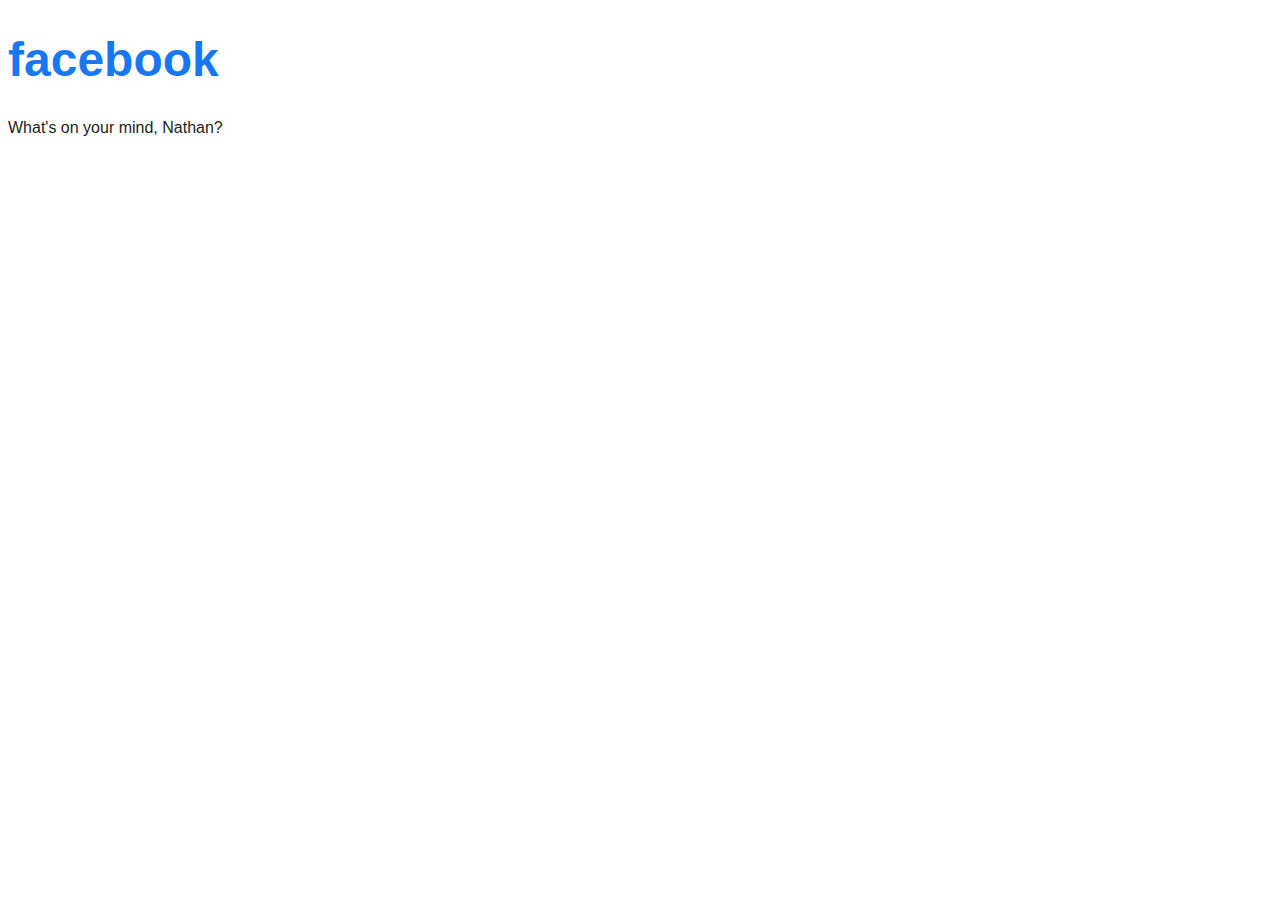
<file: Assigments-Exercises/CSS-Assigments/CSS-1/CSS1.html>
<!DOCTYPE html>

<html lang="en">

    <head>
        <meta charset="UTF-8">
        <meta name="viewport" content="width=device-width, initial-scale=1.0">
        <title>Facebook Logo Text</title>
        <link rel="stylesheet" href="./CSS1.css">
    </head>

    <body>
        <h1>facebook</h1>
        <p>What's on your mind, Nathan?</p>
    </body>

</html>
</file>
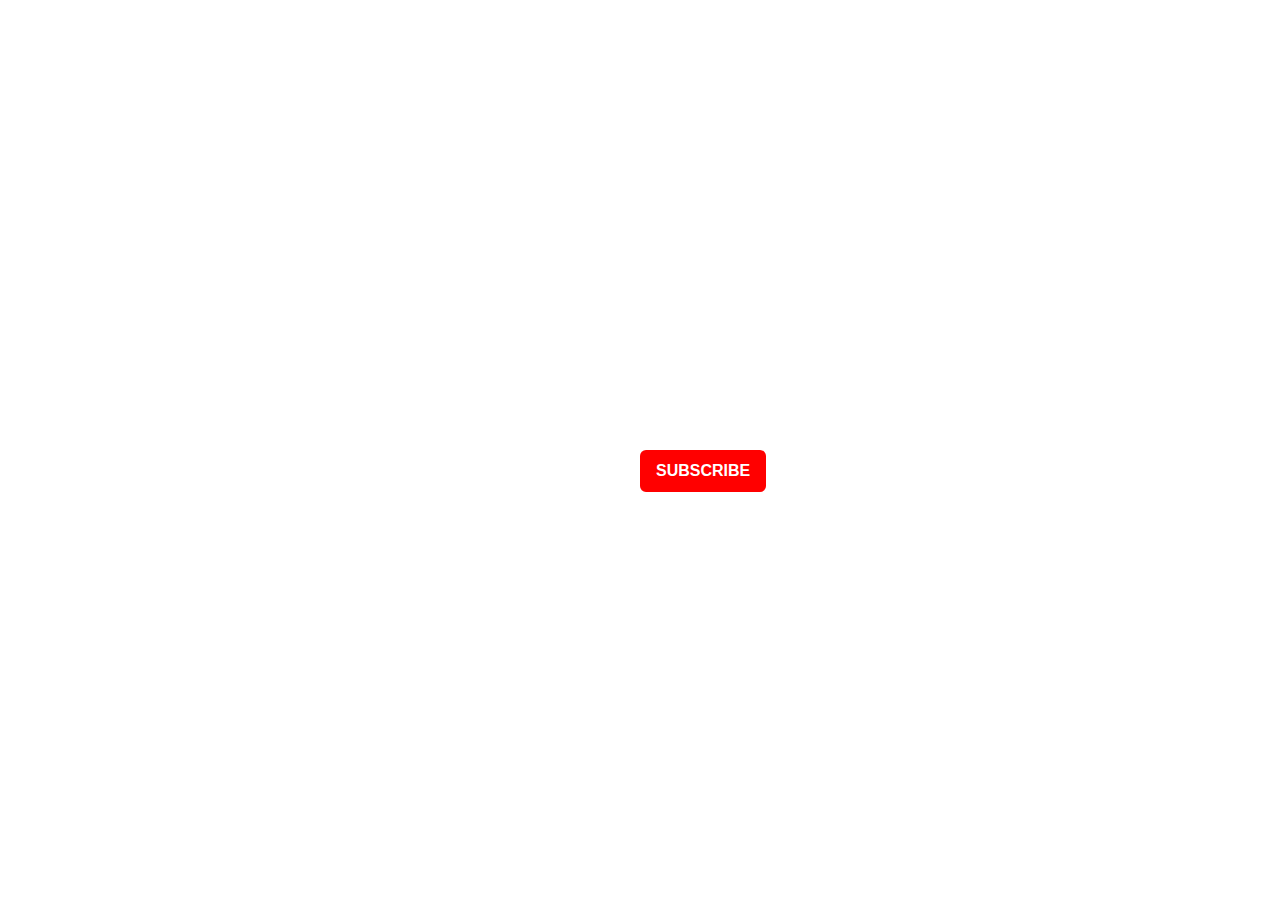
<file: Assigments-Exercises/CSS-Assigments/CSS-2/CSS2.html>
<!DOCTYPE html>
<html lang="en">
<head>
    <meta charset="UTF-8">
    <meta name="viewport" content="width=device-width, initial-scale=1.0">
    <link rel = "stylesheet" href = "CSS2.css">
    <link rel="preconnect" href="https://fonts.googleapis.com">
    <link rel="preconnect" href="https://fonts.gstatic.com" crossorigin>
    <link href="https://fonts.googleapis.com/css2?family=Roboto:ital,wght@0,100;0,300;0,400;0,500;0,700;0,900;1,100;1,300;1,400;1,500;1,700;1,900&display=swap" rel="stylesheet">
    <title>Button Styling</title>
</head>
<body>
    <div style =
    "position: absolute;
    left: 50%;
    right: 50%;
    top: 50%;">
        <button class = "subscribe-button">
            SUBSCRIBE
        </button>
    </div>
</body>
</html>
</file>
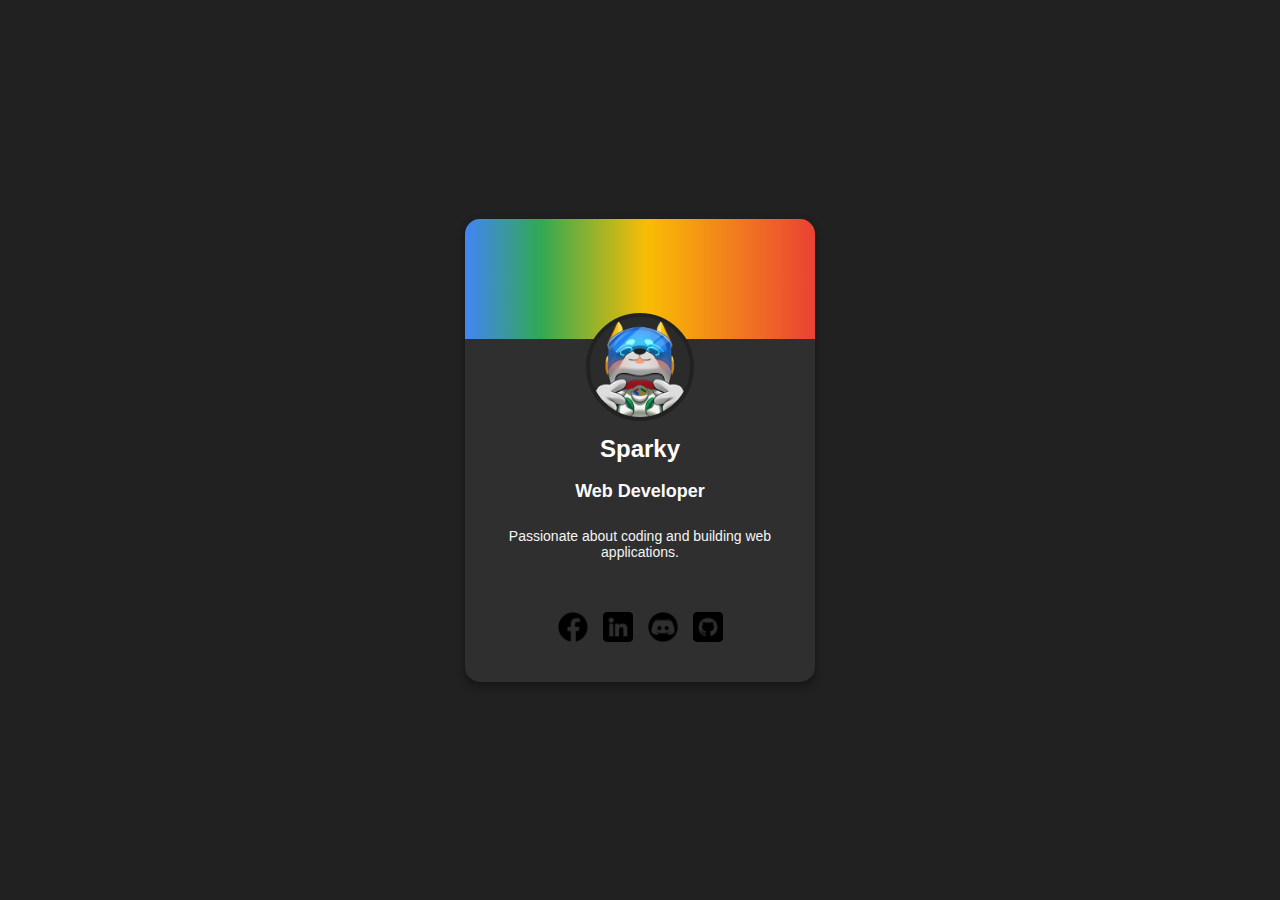
<file: Assigments-Exercises/CSS-Assigments/CSS-3/CSS3.html>
<!DOCTYPE html>
<html lang="en">
<head>
    <meta charset="UTF-8">
    <meta name="viewport" content="width=device-width, initial-scale=1.0">
    <title>Profile Card</title>
    <link rel="stylesheet" href="CSS3.css">
    <link rel="preconnect" href="https://fonts.googleapis.com">
    <link rel="preconnect" href="https://fonts.gstatic.com" crossorigin>
    <link href="https://fonts.googleapis.com/css2?family=Source+Sans+3:ital,wght@0,200..900;1,200..900&display=swap" rel="stylesheet">
</head>
<body>
    <div class="profile-card">
        <div class="cover-photo">
            <img src="./images/cover-photo.png" alt="Cover Photo">
        </div>
        <div class="profile-content">
            <div class="profile-picture">
                <img src="./images/sparky-profile.png" alt="Profile Picture">
            </div>
            <div class="profile-info">
                <h2>Sparky</h2>
                <p class="title">Web Developer</p>
                <p class="bio">Passionate about coding and building web applications.</p>
            </div>
        </div>
        <div class="social">
            <ul>
                <li><a href="https://facebook.com" target="_blank"><img src="images/facebook.png" alt="Facebook"></a></li>
                <li><a href="https://linkedin.com" target="_blank"><img src="images/linkedin.png" alt="LinkedIn"></a></li>
                <li><a href="https://discord.com" target="_blank"><img src="images/discord (1).png" alt="Discord"></a></li>
                <li><a href="https://github.com" target="_blank"><img src="images/github.png" alt="GitHub"></a></li>
            </ul>
        </div>        
    </div>
</body>
</html>
</file>
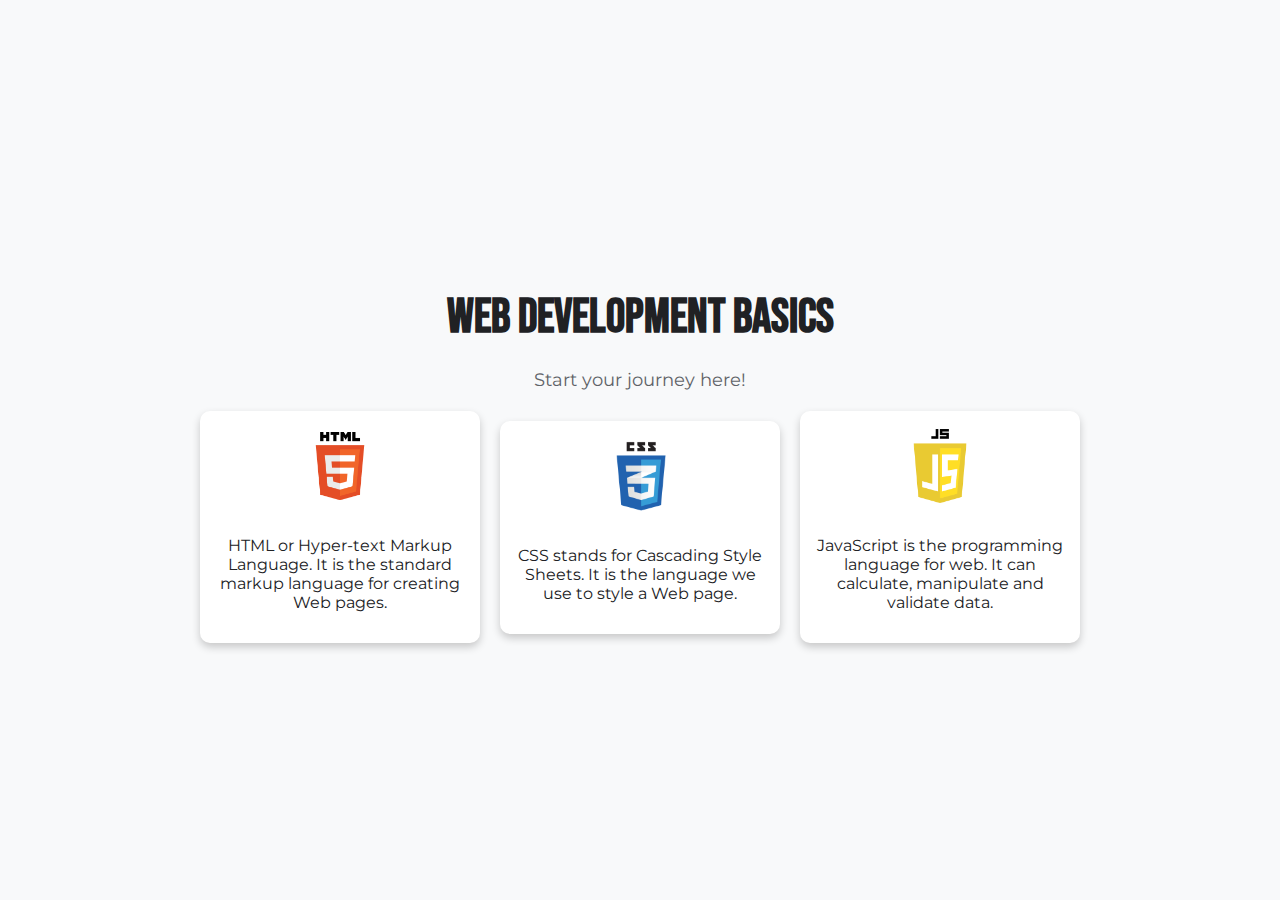
<file: Assigments-Exercises/CSS-Assigments/CSS-4/CSS4.html>
<!DOCTYPE html>
<html lang="en">
<head>
    <meta charset="UTF-8">
    <meta name="viewport" content="width=device-width, initial-scale=1.0">
    <link rel="stylesheet" href="CSS4.css">
    <link rel="preconnect" href="https://fonts.googleapis.com">
    <link rel="preconnect" href="https://fonts.gstatic.com" crossorigin>
    <link href="https://fonts.googleapis.com/css2?family=Source+Sans+3:ital,wght@0,200..900;1,200..900&display=swap" rel="stylesheet">
    <title>Flexbox Layout</title>
</head>
<body>
    <h1>Web Development Basics</h1>
    <p id="subtitle">Start your journey here!</p>

    <div class="flexboxContainer">

            <div id = "box1">
                <a href="https://www.w3schools.com/html/html_intro.asp" target="_blank">

                    <img src="./images/logoHtml.png" alt="html logo.png">
                    <p>HTML or Hyper-text Markup Language. It is the standard markup language for creating Web pages.</p>
                </a>
            </div>

            <div id = "box2">
                <a href="https://www.w3schools.com/css/default.asp" target="_blank">

                    <img src="./images/logoCss.png" alt="html logo.png">
                    <p>CSS stands for Cascading Style Sheets. It is the language we use to style a Web page.</p>
                </a>
            </div>

            <div id = "box3">
                <a href="https://www.w3schools.com/js/default.asp" target="_blank">
                    <img src="./images/logoJs.png" alt="html logo.png">
                    <p>JavaScript is the programming language for web. It can calculate, manipulate and validate data.</p>
                </a>
            </div>
            
    </div>
        
</body>
</html>
</file>
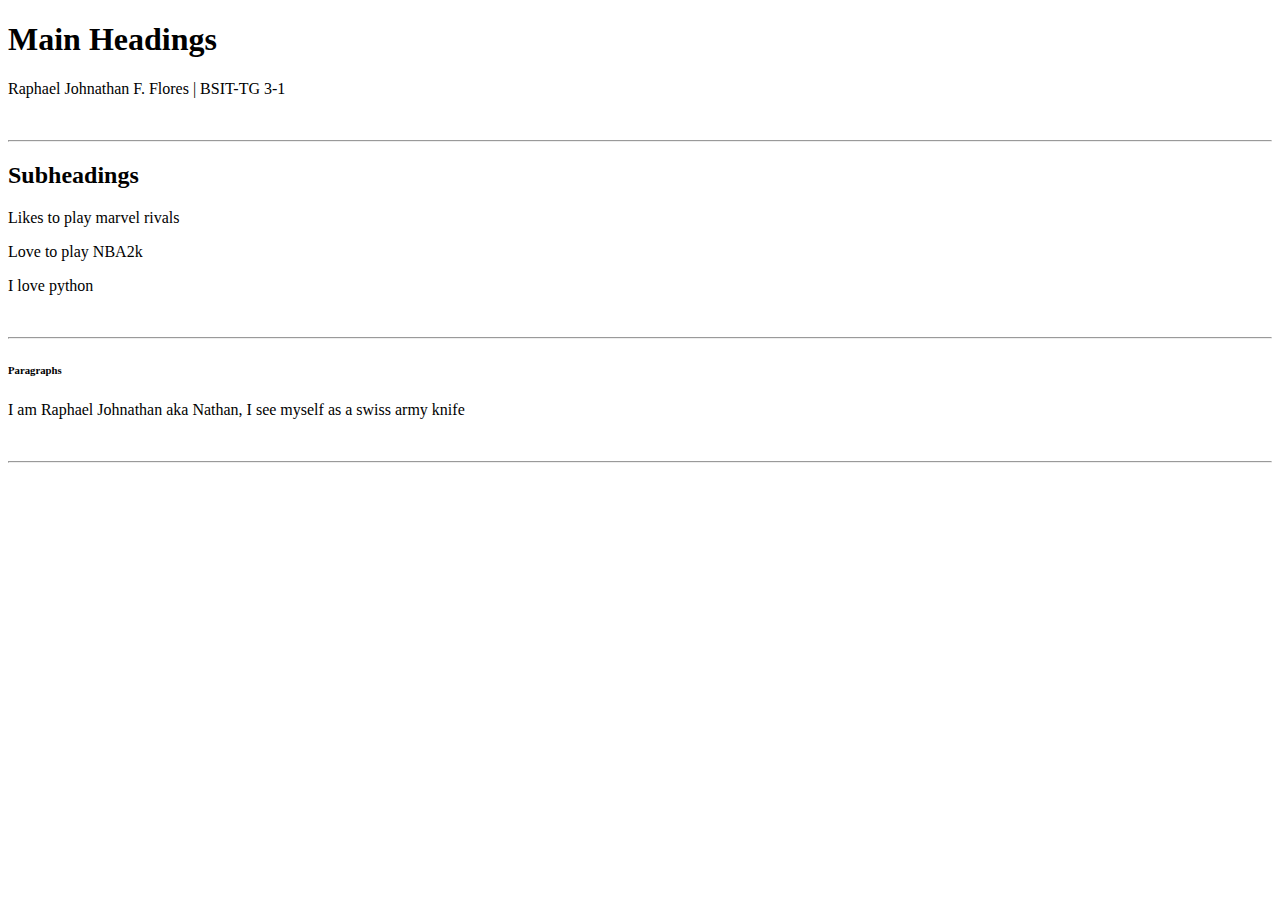
<file: Assigments-Exercises/HTML-Assigments/HTML-2/HTML-2.html>
<!DOCTYPE html>
<html>
<head>
    <title> Raphael Johnathan F. Flores</title>
</head>
<body>
    <h1>Main Headings</h1>
    <p> Raphael Johnathan F. Flores | BSIT-TG 3-1</p>
    <br><hr>

    <h2>Subheadings</h2>
    <p>Likes to play marvel rivals</p>
    <p>Love to play NBA2k</p>
    <p>I love python</p>
    <br><hr>

    <h6>Paragraphs</h6>
    <p> I am Raphael Johnathan aka Nathan, I see myself as a swiss army knife </p>
    <br><hr>
</body>
</html>
</file>
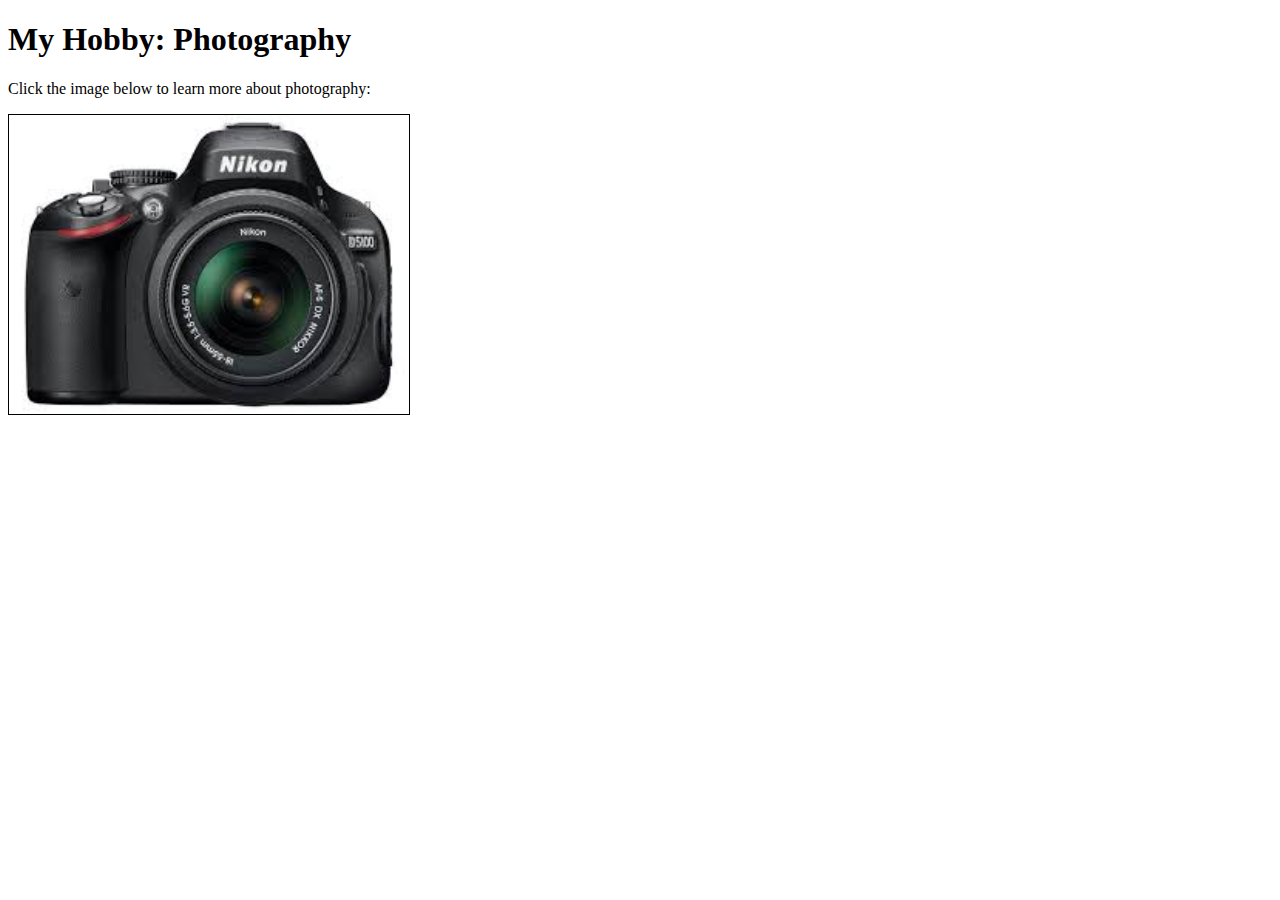
<file: Assigments-Exercises/HTML-Assigments/HTML-3/HTML-3.html>
<!DOCTYPE html>
<html lang="en">
<head>
    <meta charset="UTF-8">
    <meta name="viewport" content="width=device-width, initial-scale=1.0">
    <title>Clickable Image Link</title>
</head>
<body>
    <h1>My Hobby: Photography</h1>
    <p>Click the image below to learn more about photography:</p>
    <a href="https://www.photographyblog.com" target="_blank">
        <img src="nikon.jpg" 
            alt="Nikon D5100 Camera" 
            style="width:400px; height:auto; border:1px solid #000;">
    </a>
</body>
</html>
</file>
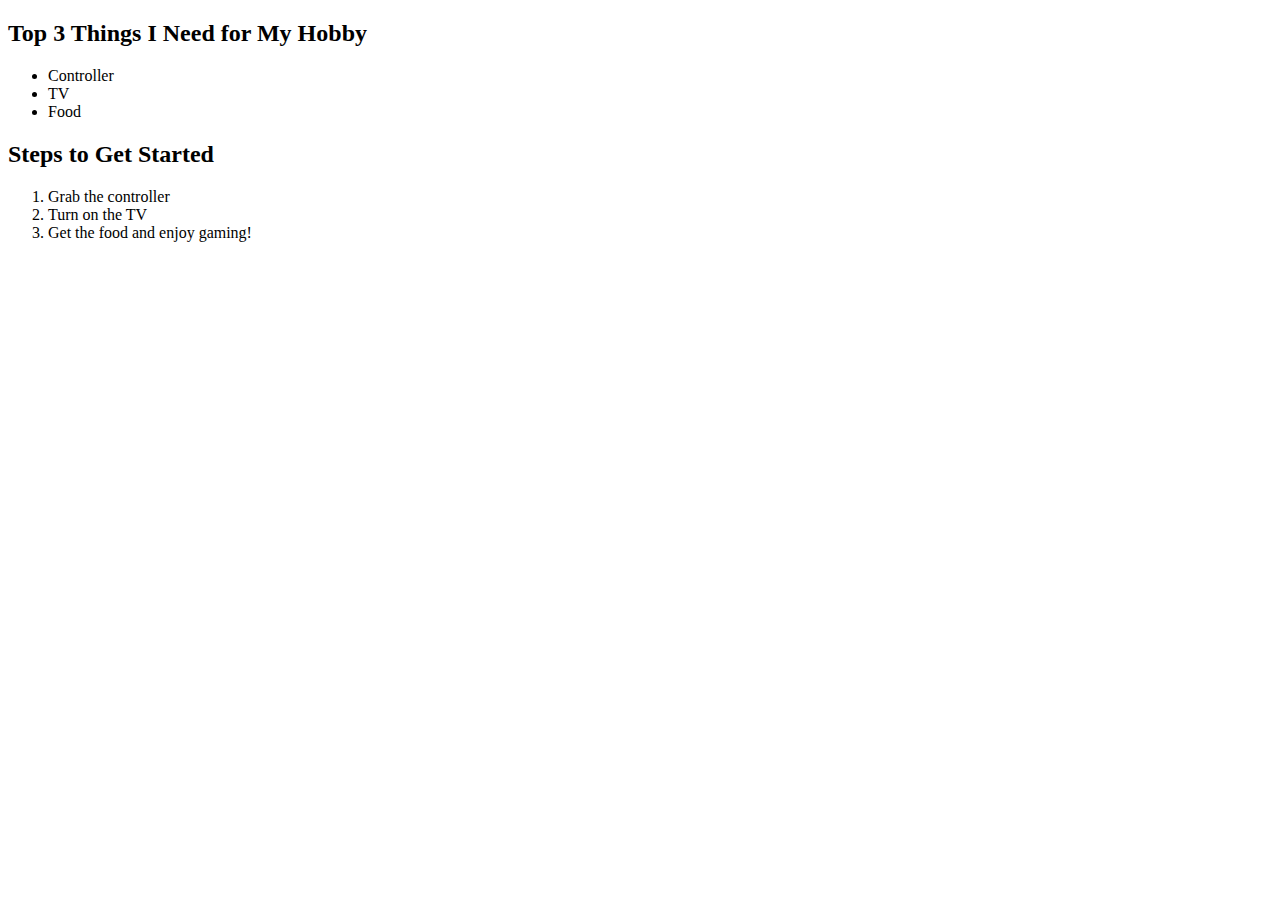
<file: Assigments-Exercises/HTML-Assigments/HTML-4/HTML-4.html>
<!DOCTYPE html>
<html lang="en">
  <head>
    <meta charset="UTF-8" />
    <meta name="viewport" content="width=device-width, initial-scale=1.0" />
    <title>Favorites List</title>
  </head>
  <body>
    <!-- Enter Your Code Here -->
    <h2>Top 3 Things I Need for My Hobby</h2>
    <ul>
        <li>Controller</li>
        <li>TV</li>
        <li>Food</li>
    </ul>


    <h2>Steps to Get Started</h2>
    <ol>
        <li>Grab the controller</li>
        <li>Turn on the TV</li>
        <li>Get the food and enjoy gaming!</li>
    </ol>
  </body>
</html>
</file>
<file: Assigments-Exercises/CSS-Assigments/CSS-1/CSS1.css>
h1 {
    font-family: 'Segoe UI', Tahoma, Geneva, Verdana, sans-serif;
    font-size: 48px;
    color: #1877f2;
    font-weight: bold;
    text-transform: lowercase;
}

p {
    font-family: Arial, sans-serif;
    font-size: 16px;
    color: #1c1e21;
    font-weight: normal;
}
</file>
<file: Assigments-Exercises/CSS-Assigments/CSS-2/CSS2.css>
.subscribe-button {
    background-color: #FF0000;
    color: white;
    font-size: 16px;
    font-weight: bold;
    border: none;
    padding: 12px 16px;
    border-radius: 6px;
    cursor: pointer;
    transition: background 0.8s ease, opacity 0.8s ease;
}

.subscribe-button:hover {
    background-color: #cc0000;
    padding: 14px 18px;
}

.subscribe-button:active {
    opacity: 0.8;
    padding: 10px 14px;
    background-color: #6d0101;
}
</file>
<file: Assigments-Exercises/CSS-Assigments/CSS-3/CSS3.css>
/* body */
body {
    font-family: Arial, sans-serif;
    background-color: #212121;
    display: flex;
    justify-content: center;
    align-items: center;
    height: 100vh;
    margin: 0;
}

/* profile-card */
.profile-card {
    background: #2f2f2f;
    width: 350px;
    border-radius: 15px;
    box-shadow: 0 4px 8px rgba(0, 0, 0, 0.4);
    overflow: hidden;
    text-align: center;
    padding-bottom: 20px;
}

/* cover-photo img */
.cover-photo img {
    width: 100%;
    height: 120px;
    object-fit: cover;
}

/* profile-content */
.profile-content {
    padding: 20px;
    position: relative;
}

/* profile-picture */
.profile-picture img {
    width: 100px;
    height: 100px;
    border-radius: 50%;
    border: 4px solid rgb(34, 34, 34);
    margin-top: -50px;
    background: rgb(43, 43, 43);
}

/* profile-info h2*/
.profile-info h2 {
    font-size: 24px;
    margin: 10px 0 5px;
    color: #ffffff;
}

/* profile-info title*/
.profile-info .title {
    font-size: 18px;
    color: #fbfbfb;
    font-weight: bold;
    margin-bottom: 5px;
}

/* profile-info bio*/
.profile-info .bio {
    font-size: 14px;
    color: #f5f5f5;
    margin-bottom: 10px;
    padding: 12px;
}


/* title */
.title {
    font-size: 16px;
    font-weight: bold;
    color: #777;
}

/* bio */
.bio {
    font-size: 14px;
    color: #e7e7e7;
}

/* social ul */
.social ul {
    list-style: none;
    padding: 0;
    display: flex;
    justify-content: center;
    gap: 15px;
    margin-top: 10px;
}

/* social a */
.social a {
    text-decoration: none;
    display: inline-block;
}

/* social img */
.social img {
    width: 30px;
    height: 30px;
    transition: transform 0.3s ease;
}

.social img:hover {
    transform: scale(1.1);
    background-color: #e7e7e7;
}
</file>
<file: Assigments-Exercises/CSS-Assigments/CSS-4/CSS4.css>
@import url('https://fonts.googleapis.com/css2?family=Bebas+Neue&family=Montserrat:ital,wght@0,100..900;1,100..900&display=swap');


body {
    margin: 0;
    padding: 0;
    border: 0;
    font-family: "Montserrat", sans-serif;
    background-color: #f8f9fa;
    display: flex;
    flex-direction: column;
    justify-content: center;
    align-items: center;
    height: 100vh;

}

/* h1 */
h1 {
    font-family: "Bebas Neue", sans-serif;
    font-size: 48px;
    color: #202124;
    margin-bottom: 5px;
}

/* #subtitle */
#subtitle {
    font-size: 18px;
    color: #5f6368;
    margin-bottom: 20px;
}

/* .flexboxContainer */
.flexboxContainer {
    display: flex;
    justify-content: center;
    align-items: center;
    gap: 20px;
    flex-wrap: wrap;
}

/*.flexboxContainer > div */
.flexboxContainer > div {
    width: 250px;
    background-color: white;
    padding: 15px;
    border-radius: 10px;
    box-shadow: 0 4px 8px rgba(0, 0, 0, 0.2);
    text-align: center;
    transition: transform 0.3s ease, box-shadow 0.3s ease;
}

/* a */
a {
    text-decoration: none;
    color: #202124;
}

/* img */
img {
    width: 80px;
    height: 80px;
    margin-bottom: 10px;
}

/* .flexboxContainer > div:hover */
.flexboxContainer > div:hover {
    transform: scale(1.05);
    box-shadow: 0 6px 12px rgba(0, 0, 0, 0.3);
}
</file>
